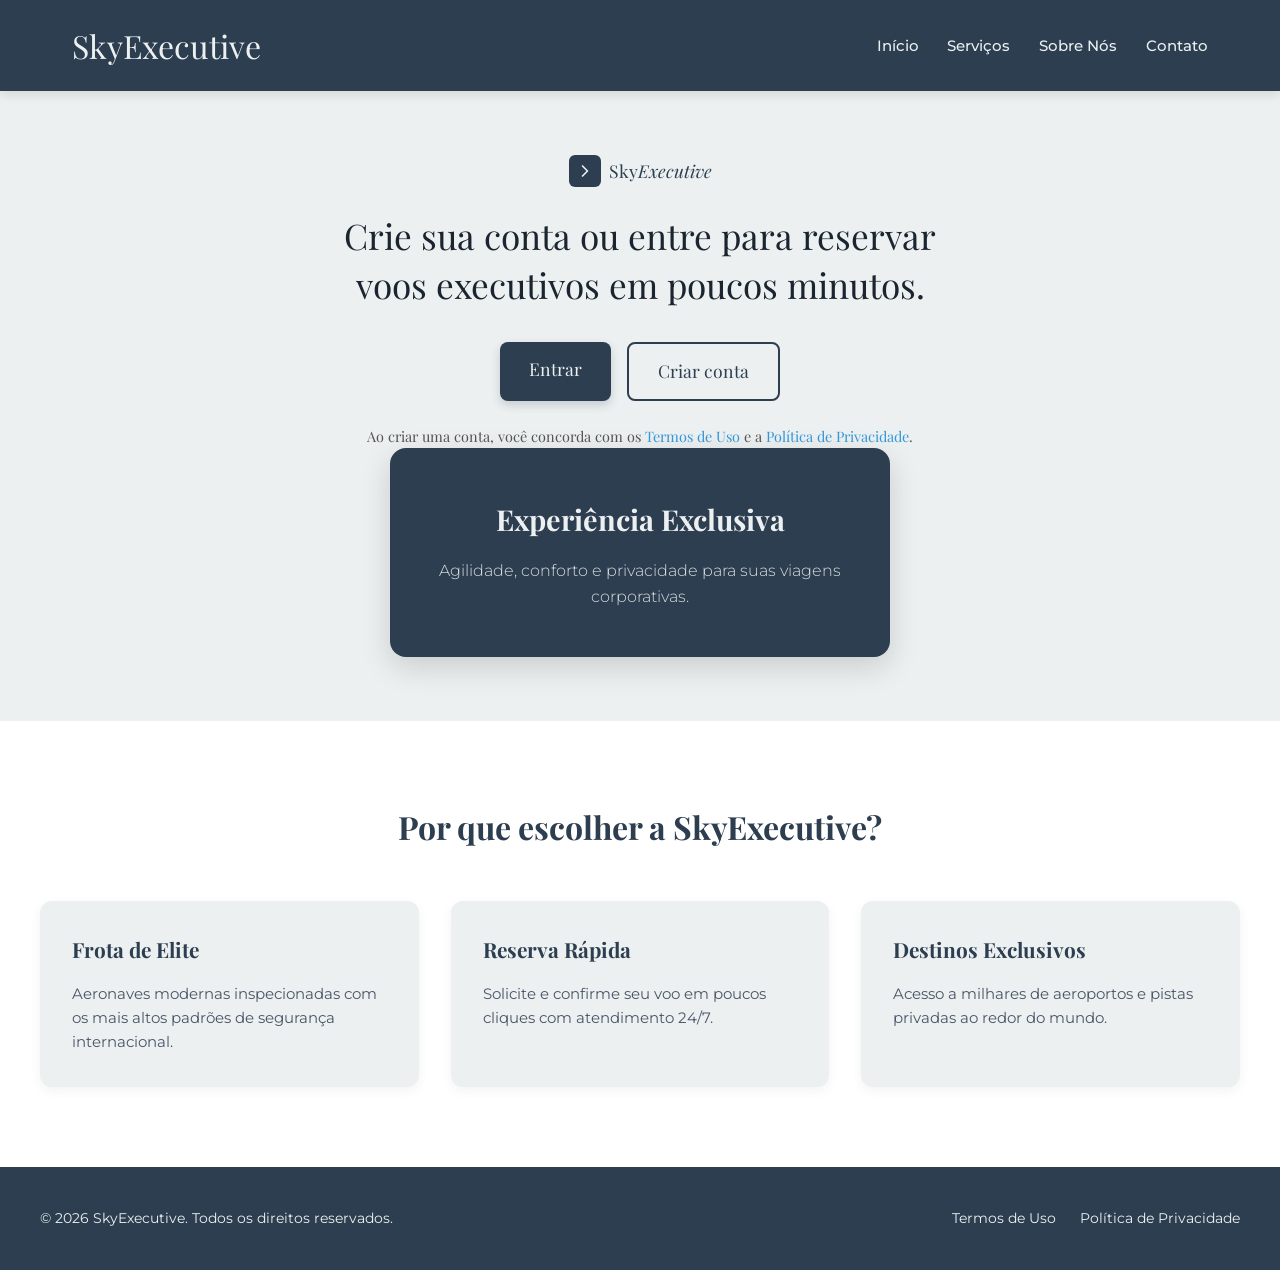
<file: index.html>
<!DOCTYPE html>
<html lang="pt-BR">
<head>
  <meta charset="UTF-8">
  <meta name="viewport" content="width=device-width, initial-scale=1.0">
  <title>SkyExecutive | Voos Executivos</title>
  
  <link rel="preconnect" href="https://fonts.googleapis.com">
  <link rel="preconnect" href="https://fonts.gstatic.com" crossorigin>
  <link href="https://fonts.googleapis.com/css2?family=Montserrat:wght@400;500;600&family=Playfair+Display:ital,wght@0,400;0,600;1,400&display=swap" rel="stylesheet">
  
  <link rel="stylesheet" href="style.css">
</head>
<body>

  <header class="main-header">
    <div class="header-container">
      <h1 class="brand-title">SkyExecutive</h1>
      <nav class="main-nav">
        <ul>
          <li><a href="#inicio">Início</a></li>
          <li><a href="#servicos">Serviços</a></li>
          <li><a href="#sobre">Sobre Nós</a></li>
          <li><a href="#contato">Contato</a></li>
        </ul>
      </nav>
    </div>
  </header>

  <main>
    <section id="inicio" class="hero-section">
      <div class="hero-container">
        
        <div class="hero-content">
          <div class="logo-badge">
            <div class="icon-box">
              <svg width="20" height="20" viewBox="0 0 24 24" fill="none" stroke="#ECF0F1" stroke-width="2" stroke-linecap="round" stroke-linejoin="round">
                <polyline points="9 18 15 12 9 6"></polyline>
              </svg>
            </div>
            <span class="badge-text">Sky<em>Executive</em></span>
          </div>

          <h2>Crie sua conta ou entre para reservar voos executivos em poucos minutos.</h2>

          <div class="action-buttons">
            <a href="login.html" class="btn btn-primary">Entrar</a>
  
            <a href="cadastro.html" class="btn btn-secondary">Criar conta</a>
            </div>

        <div class="legal-text">
            <p>Ao criar uma conta, você concorda com os <a href="termos.html">Termos de Uso</a> e a <a href="privacidade.html">Política de Privacidade</a>.</p>
        </div>

        <div class="hero-visual">
          <div class="preview-card">
            <h3>Experiência Exclusiva</h3>
            <p>Agilidade, conforto e privacidade para suas viagens corporativas.</p>
          </div>
        </div>

      </div>
    </section>

    <section id="servicos" class="features-section">
      <div class="section-container">
        <h2>Por que escolher a SkyExecutive?</h2>
        
        <div class="features-grid">
          <article class="feature-card">
            <h3>Frota de Elite</h3>
            <p>Aeronaves modernas inspecionadas com os mais altos padrões de segurança internacional.</p>
          </article>

          <article class="feature-card">
            <h3>Reserva Rápida</h3>
            <p>Solicite e confirme seu voo em poucos cliques com atendimento 24/7.</p>
          </article>

          <article class="feature-card">
            <h3>Destinos Exclusivos</h3>
            <p>Acesso a milhares de aeroportos e pistas privadas ao redor do mundo.</p>
          </article>
        </div>
      </div>
    </section>
  </main>

  <footer class="main-footer">
    <div class="footer-container">
      <p>&copy; 2026 SkyExecutive. Todos os direitos reservados.</p>
      <div class="footer-links">
        <a href="#">Termos de Uso</a>
        <a href="#">Política de Privacidade</a>
      </div>
    </div>
  </footer>

</body>
</html>
</file>
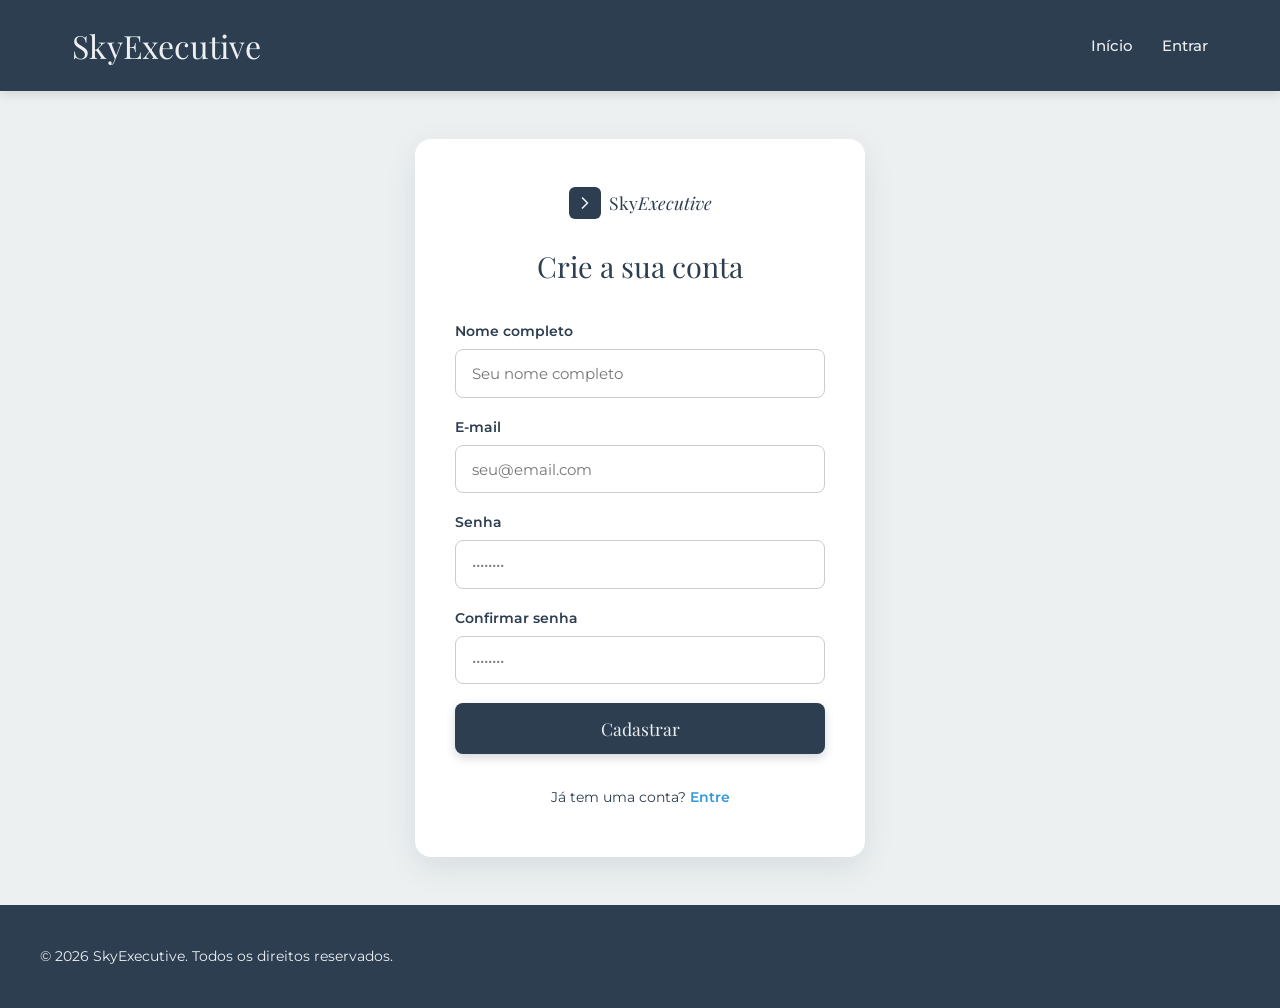
<file: cadastro.html>
<!DOCTYPE html>
<html lang="pt-BR">
<head>
  <meta charset="UTF-8">
  <meta name="viewport" content="width=device-width, initial-scale=1.0">
  <title>SkyExecutive | Criar Conta</title>
  <link rel="preconnect" href="https://fonts.googleapis.com">
  <link rel="preconnect" href="https://fonts.gstatic.com" crossorigin>
  <link href="https://fonts.googleapis.com/css2?family=Montserrat:wght@400;500;600&family=Playfair+Display:ital,wght@0,400;0,600;1,400&display=swap" rel="stylesheet">
  <link rel="stylesheet" href="style.css">
</head>
<body>

  <header class="main-header">
    <div class="header-container">
      <a href="index.html" class="brand-title">SkyExecutive</a>
      <nav class="main-nav">
        <ul>
          <li><a href="index.html">Início</a></li>
          <li><a href="login.html">Entrar</a></li>
        </ul>
      </nav>
    </div>
  </header>

  <main class="auth-wrapper">
    <section class="auth-card">
      <div class="logo-badge">
        <div class="icon-box">
          <svg width="20" height="20" viewBox="0 0 24 24" fill="none" stroke="#ECF0F1" stroke-width="2" stroke-linecap="round" stroke-linejoin="round">
            <polyline points="9 18 15 12 9 6"></polyline>
          </svg>
        </div>
        <span class="badge-text">Sky<em>Executive</em></span>
      </div>

      <h2>Crie a sua conta</h2>

      <form class="form-container">
        <div class="form-group">
          <label for="nome">Nome completo</label>
          <input type="text" id="nome" placeholder="Seu nome completo" required>
        </div>

        <div class="form-group">
          <label for="email">E-mail</label>
          <input type="email" id="email" placeholder="seu@email.com" required>
        </div>

        <div class="form-group">
          <label for="senha">Senha</label>
          <input type="password" id="senha" placeholder="••••••••" required>
        </div>

        <div class="form-group">
          <label for="confirmar-senha">Confirmar senha</label>
          <input type="password" id="confirmar-senha" placeholder="••••••••" required>
        </div>

        <button type="submit" class="btn btn-primary btn-block">Cadastrar</button>
      </form>

      <div class="auth-footer">
        <p>Já tem uma conta? <a href="login.html">Entre</a></p>
      </div>
    </section>
  </main>

  <footer class="main-footer">
    <div class="footer-container">
      <p>&copy; 2026 SkyExecutive. Todos os direitos reservados.</p>
    </div>
  </footer>

</body>
</html>
</file>
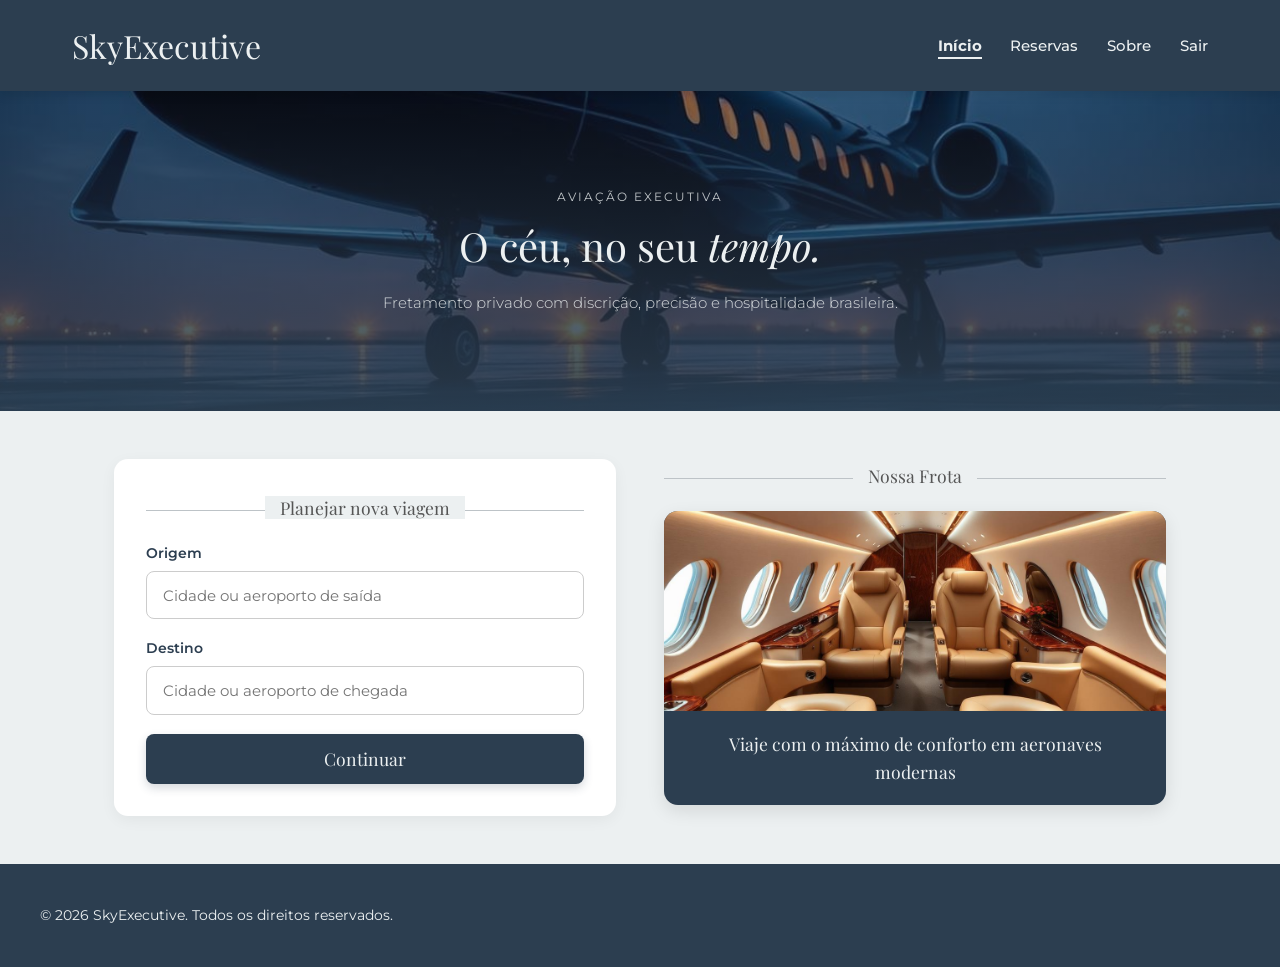
<file: dashboard.html>
<!DOCTYPE html>
<html lang="pt-BR">
<head>
  <meta charset="UTF-8">
  <meta name="viewport" content="width=device-width, initial-scale=1.0">
  <title>SkyExecutive | Planejar Viagem</title>
  
  <link rel="preconnect" href="https://fonts.googleapis.com">
  <link rel="preconnect" href="https://fonts.gstatic.com" crossorigin>
  <link href="https://fonts.googleapis.com/css2?family=Montserrat:wght@400;500;600&family=Playfair+Display:ital,wght@0,400;0,600;1,400&display=swap" rel="stylesheet">
  
  <link rel="stylesheet" href="style.css">
</head>
<body>

  <header class="main-header sticky-header">
    <div class="header-container">
      <a href="dashboard.html" class="brand-title">SkyExecutive</a>
      <nav class="main-nav">
        <ul>
          <li><a href="dashboard.html" class="active">Início</a></li>
          <li><a href="reservar.html">Reservas</a></li>
          <li><a href="index.html">Sobre</a></li>
          <li><a href="login.html" class="nav-logout">Sair</a></li>
        </ul>
      </nav>
    </div>
  </header>

  <main>
    <section class="jet-hero-section">
      <div class="jet-hero-overlay">
        <span class="sub-tag">AVIAÇÃO EXECUTIVA</span>
        <h1>O céu, no seu <em>tempo.</em></h1>
        <p>Fretamento privado com discrição, precisão e hospitalidade brasileira.</p>
      </div>
    </section>

    <section class="dashboard-content">
      <div class="dashboard-container">
        
        <div class="planner-card">
          <div class="section-divider">
            <span>Planejar nova viagem</span>
          </div>

          <form action="voos.html" method="GET" class="planner-form">
            <div class="form-group">
              <label for="origem">Origem</label>
              <input type="text" id="origem" name="origem" placeholder="Cidade ou aeroporto de saída" required>
            </div>

            <div class="form-group">
              <label for="destino">Destino</label>
              <input type="text" id="destino" name="destino" placeholder="Cidade ou aeroporto de chegada" required>
            </div>

            <button type="submit" class="btn btn-primary btn-block">Continuar</button>
          </form>
        </div>

        <div class="fleet-card-section">
          <div class="section-divider">
            <span>Nossa Frota</span>
          </div>

          <article class="fleet-preview-card">
            <div class="fleet-image-container">
              <img src="cabine.png" alt="Interior luxuoso da cabine executiva">
            </div>
            <div class="fleet-card-body">
              <p>Viaje com o máximo de conforto em aeronaves modernas</p>
            </div>
          </article>
        </div>

      </div>
    </section>
  </main>

  <footer class="main-footer">
    <div class="footer-container">
      <p>&copy; 2026 SkyExecutive. Todos os direitos reservados.</p>
    </div>
  </footer>

</body>
</html>
</file>
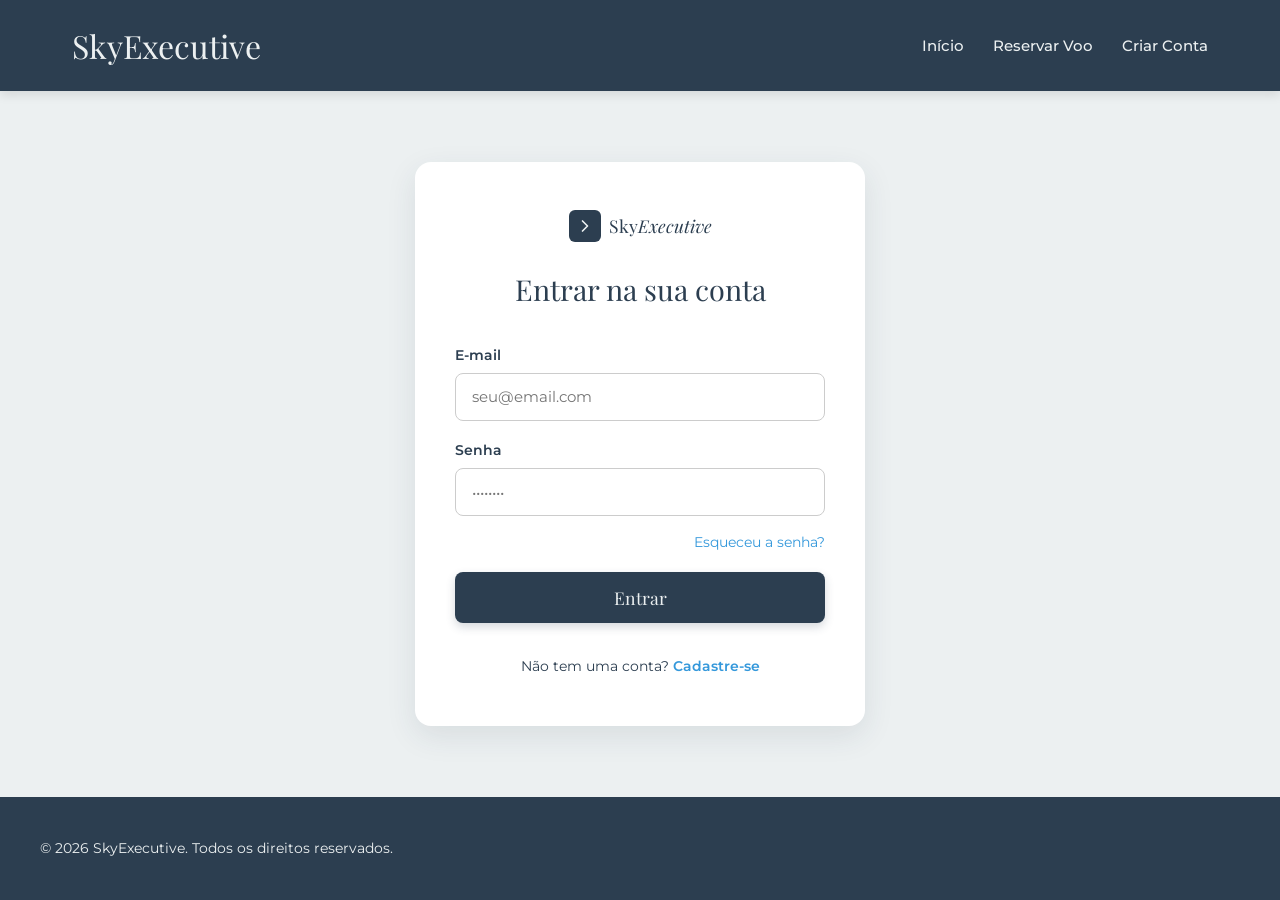
<file: login.html>
<!DOCTYPE html>
<html lang="pt-BR">
<head>
  <meta charset="UTF-8">
  <meta name="viewport" content="width=device-width, initial-scale=1.0">
  <title>SkyExecutive | Entrar</title>
  <link rel="preconnect" href="https://fonts.googleapis.com">
  <link rel="preconnect" href="https://fonts.gstatic.com" crossorigin>
  <link href="https://fonts.googleapis.com/css2?family=Montserrat:wght@400;500;600&family=Playfair+Display:ital,wght@0,400;0,600;1,400&display=swap" rel="stylesheet">
  <link rel="stylesheet" href="style.css">
</head>
<body>

  <header class="main-header">
    <div class="header-container">
      <a href="index.html" class="brand-title">SkyExecutive</a>
      <nav class="main-nav">
        <ul>
          <li><a href="index.html">Início</a></li>
          <li><a href="reservar.html">Reservar Voo</a></li>
          <li><a href="cadastro.html" class="nav-btn">Criar Conta</a></li>
        </ul>
      </nav>
    </div>
  </header>

  <main class="auth-wrapper">
    <section class="auth-card">
      <div class="logo-badge">
        <div class="icon-box">
          <svg width="20" height="20" viewBox="0 0 24 24" fill="none" stroke="#ECF0F1" stroke-width="2" stroke-linecap="round" stroke-linejoin="round">
            <polyline points="9 18 15 12 9 6"></polyline>
          </svg>
        </div>
        <span class="badge-text">Sky<em>Executive</em></span>
      </div>

      <h2>Entrar na sua conta</h2>
      
        <form action="dashboard.html" method="GET" class="form-container">
  <div class="form-group">
    <label for="email">E-mail</label>
    <input type="email" id="email" name="email" placeholder="seu@email.com" required>
  </div>

  <div class="form-group">
    <label for="senha">Senha</label>
    <div class="input-password">
      <input type="password" id="senha" name="senha" placeholder="••••••••" required>
    </div>
  </div>

  <div class="form-options">
    <a href="#" class="forgot-link">Esqueceu a senha?</a>
  </div>

  <button type="submit" class="btn btn-primary btn-block">Entrar</button>
</form>

      <div class="auth-footer">
        <p>Não tem uma conta? <a href="cadastro.html">Cadastre-se</a></p>
      </div>
    </section>
  </main>

  <footer class="main-footer">
    <div class="footer-container">
      <p>&copy; 2026 SkyExecutive. Todos os direitos reservados.</p>
    </div>
  </footer>

</body>
</html>
</file>
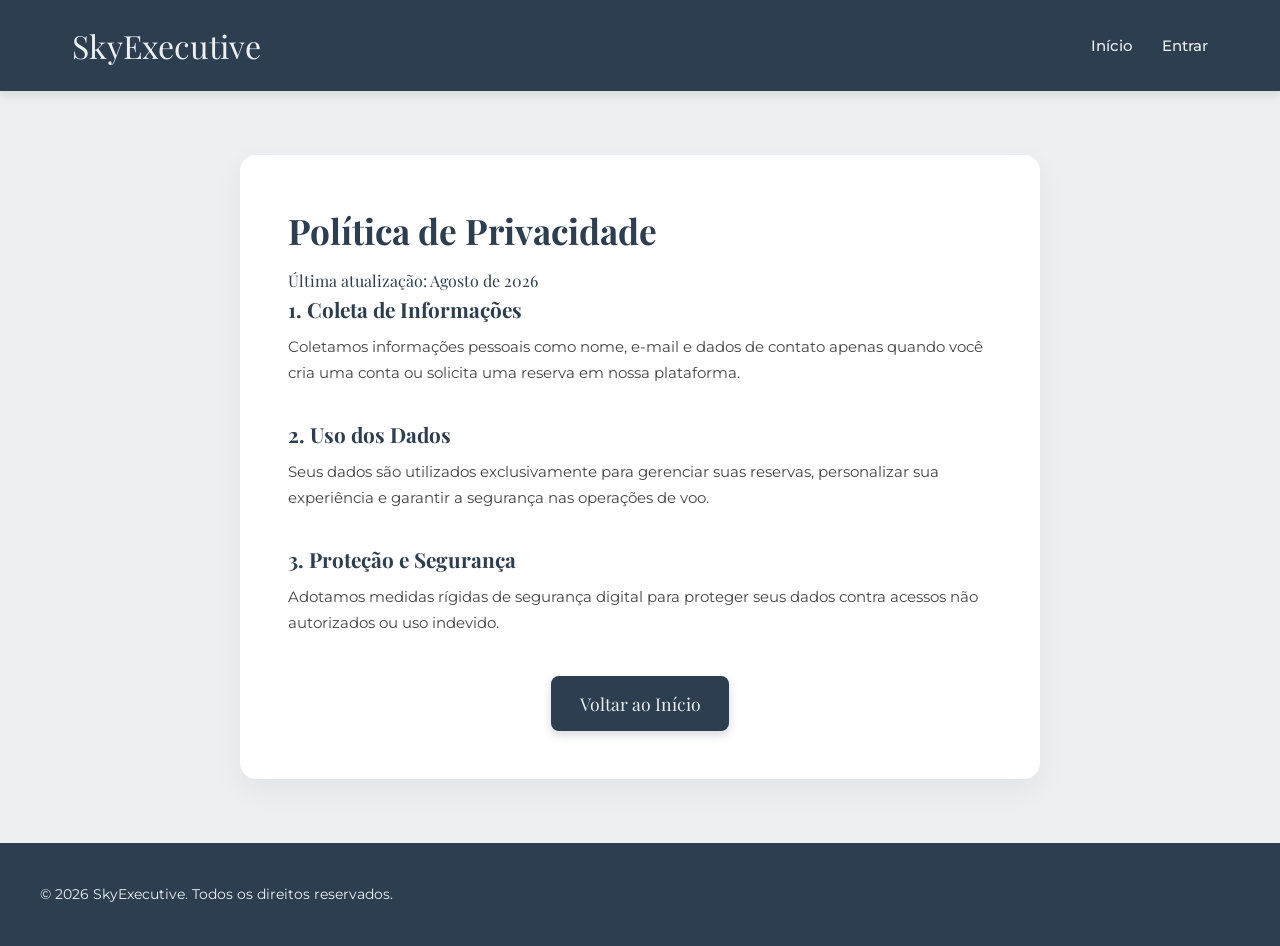
<file: privacidade.html>
<!DOCTYPE html>
<html lang="pt-BR">
<head>
  <meta charset="UTF-8">
  <meta name="viewport" content="width=device-width, initial-scale=1.0">
  <title>SkyExecutive | Política de Privacidade</title>
  <link rel="preconnect" href="https://fonts.googleapis.com">
  <link rel="preconnect" href="https://fonts.gstatic.com" crossorigin>
  <link href="https://fonts.googleapis.com/css2?family=Montserrat:wght@400;500;600&family=Playfair+Display:ital,wght@0,400;0,600;1,400&display=swap" rel="stylesheet">
  <link rel="stylesheet" href="style.css">
</head>
<body>

  <header class="main-header">
    <div class="header-container">
      <a href="index.html" class="brand-title">SkyExecutive</a>
      <nav class="main-nav">
        <ul>
          <li><a href="index.html">Início</a></li>
          <li><a href="login.html">Entrar</a></li>
        </ul>
      </nav>
    </div>
  </header>

  <main class="page-container">
    <article class="legal-document">
      <h2>Política de Privacidade</h2>
      <p class="last-updated">Última atualização: Agosto de 2026</p>

      <section class="legal-section">
        <h3>1. Coleta de Informações</h3>
        <p>Coletamos informações pessoais como nome, e-mail e dados de contato apenas quando você cria uma conta ou solicita uma reserva em nossa plataforma.</p>
      </section>

      <section class="legal-section">
        <h3>2. Uso dos Dados</h3>
        <p>Seus dados são utilizados exclusivamente para gerenciar suas reservas, personalizar sua experiência e garantir a segurança nas operações de voo.</p>
      </section>

      <section class="legal-section">
        <h3>3. Proteção e Segurança</h3>
        <p>Adotamos medidas rígidas de segurança digital para proteger seus dados contra acessos não autorizados ou uso indevido.</p>
      </section>

      <div class="back-link">
        <a href="index.html" class="btn btn-primary">Voltar ao Início</a>
      </div>
    </article>
  </main>

  <footer class="main-footer">
    <div class="footer-container">
      <p>&copy; 2026 SkyExecutive. Todos os direitos reservados.</p>
    </div>
  </footer>

</body>
</html>
</file>
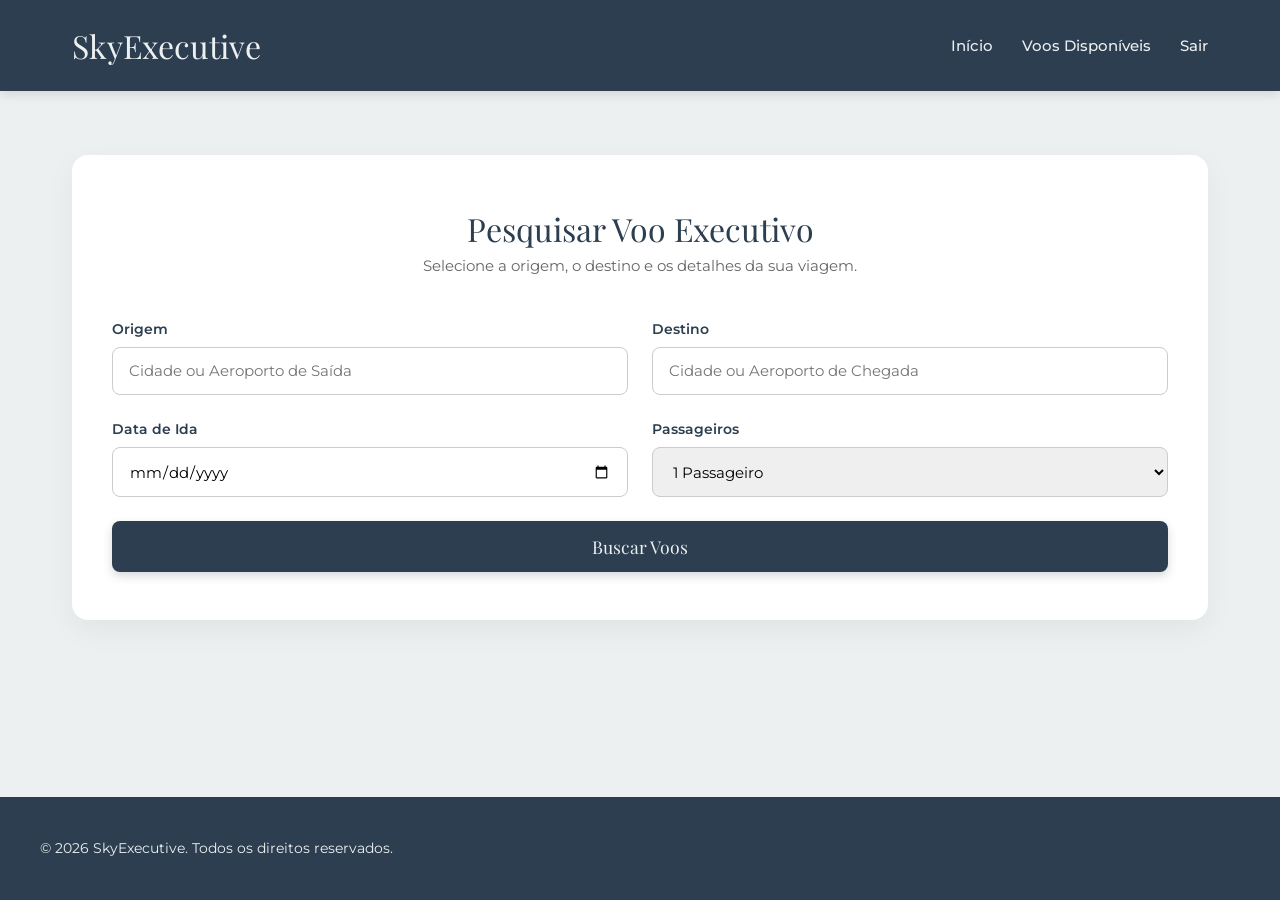
<file: reservar.html>
<!DOCTYPE html>
<html lang="pt-BR">
<head>
  <meta charset="UTF-8">
  <meta name="viewport" content="width=device-width, initial-scale=1.0">
  <title>SkyExecutive | Reservar Voo</title>
  <link rel="preconnect" href="https://fonts.googleapis.com">
  <link rel="preconnect" href="https://fonts.gstatic.com" crossorigin>
  <link href="https://fonts.googleapis.com/css2?family=Montserrat:wght@400;500;600&family=Playfair+Display:ital,wght@0,400;0,600;1,400&display=swap" rel="stylesheet">
  <link rel="stylesheet" href="style.css">
</head>
<body>

  <header class="main-header">
    <div class="header-container">
      <a href="index.html" class="brand-title">SkyExecutive</a>
      <nav class="main-nav">
        <ul>
          <li><a href="index.html">Início</a></li>
          <li><a href="voos.html">Voos Disponíveis</a></li>
          <li><a href="login.html">Sair</a></li>
        </ul>
      </nav>
    </div>
  </header>

  <main class="page-container">
    <section class="search-section">
      <div class="search-header">
        <h2>Pesquisar Voo Executivo</h2>
        <p>Selecione a origem, o destino e os detalhes da sua viagem.</p>
      </div>

      <form action="voos.html" class="search-form-grid">
        <div class="form-group">
          <label for="origem">Origem</label>
          <input type="text" id="origem" placeholder="Cidade ou Aeroporto de Saída" required>
        </div>

        <div class="form-group">
          <label for="destino">Destino</label>
          <input type="text" id="destino" placeholder="Cidade ou Aeroporto de Chegada" required>
        </div>

        <div class="form-group">
          <label for="data">Data de Ida</label>
          <input type="date" id="data" required>
        </div>

        <div class="form-group">
          <label for="passageiros">Passageiros</label>
          <select id="passageiros">
            <option value="1">1 Passageiro</option>
            <option value="2">2 Passageiros</option>
            <option value="4">4 Passageiros</option>
            <option value="8">8+ Passageiros (Grupo/Empresa)</option>
          </select>
        </div>

        <div class="form-group grid-full">
          <button type="submit" class="btn btn-primary btn-block">Buscar Voos</button>
        </div>
      </form>
    </section>
  </main>

  <footer class="main-footer">
    <div class="footer-container">
      <p>&copy; 2026 SkyExecutive. Todos os direitos reservados.</p>
    </div>
  </footer>

</body>
</html>
</file>
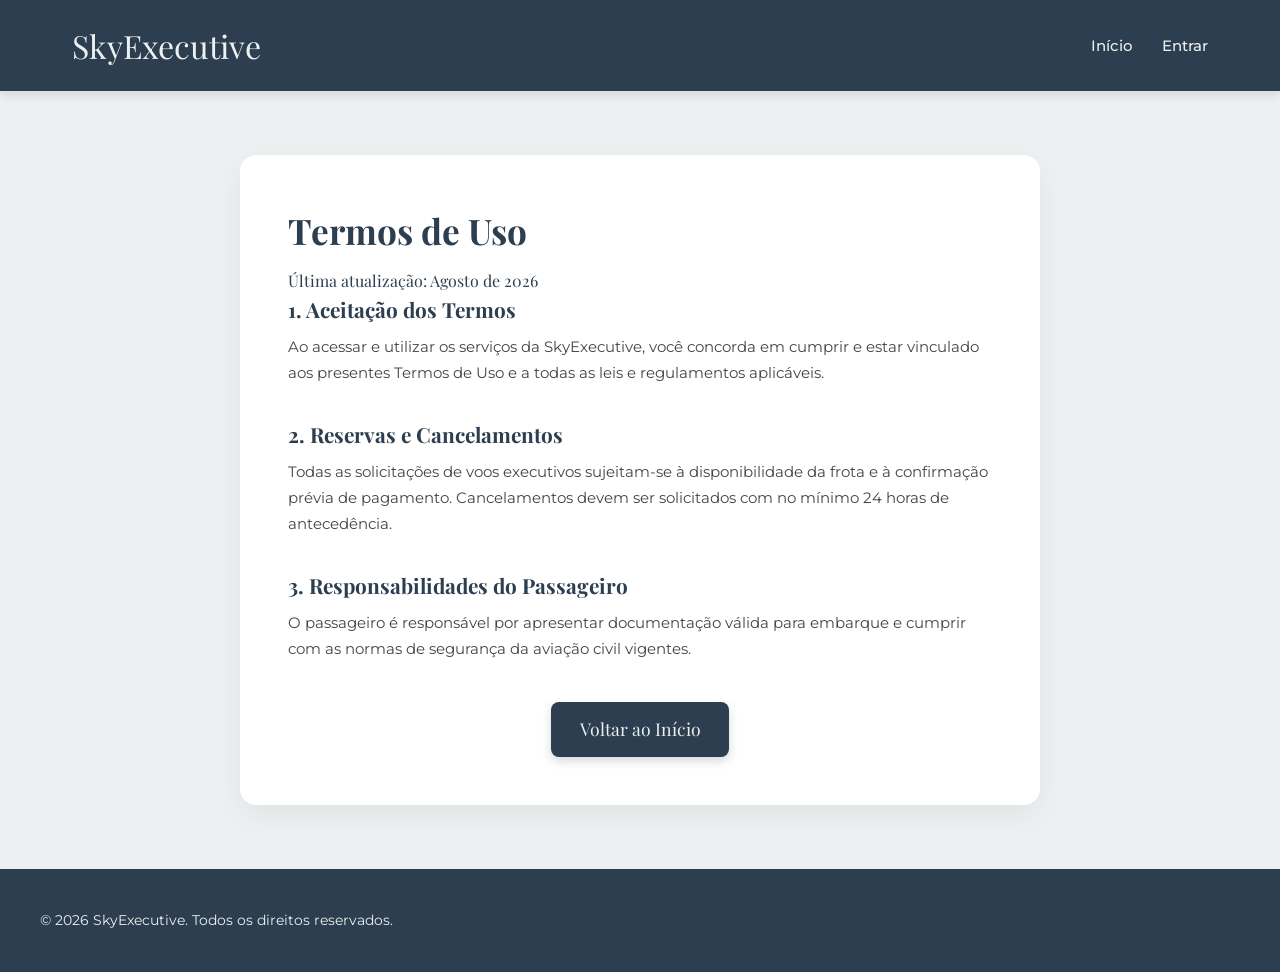
<file: termos.html>
<!DOCTYPE html>
<html lang="pt-BR">
<head>
  <meta charset="UTF-8">
  <meta name="viewport" content="width=device-width, initial-scale=1.0">
  <title>SkyExecutive | Termos de Uso</title>
  <link rel="preconnect" href="https://fonts.googleapis.com">
  <link rel="preconnect" href="https://fonts.gstatic.com" crossorigin>
  <link href="https://fonts.googleapis.com/css2?family=Montserrat:wght@400;500;600&family=Playfair+Display:ital,wght@0,400;0,600;1,400&display=swap" rel="stylesheet">
  <link rel="stylesheet" href="style.css">
</head>
<body>

  <header class="main-header">
    <div class="header-container">
      <a href="index.html" class="brand-title">SkyExecutive</a>
      <nav class="main-nav">
        <ul>
          <li><a href="index.html">Início</a></li>
          <li><a href="login.html">Entrar</a></li>
        </ul>
      </nav>
    </div>
  </header>

  <main class="page-container">
    <article class="legal-document">
      <h2>Termos de Uso</h2>
      <p class="last-updated">Última atualização: Agosto de 2026</p>

      <section class="legal-section">
        <h3>1. Aceitação dos Termos</h3>
        <p>Ao acessar e utilizar os serviços da SkyExecutive, você concorda em cumprir e estar vinculado aos presentes Termos de Uso e a todas as leis e regulamentos aplicáveis.</p>
      </section>

      <section class="legal-section">
        <h3>2. Reservas e Cancelamentos</h3>
        <p>Todas as solicitações de voos executivos sujeitam-se à disponibilidade da frota e à confirmação prévia de pagamento. Cancelamentos devem ser solicitados com no mínimo 24 horas de antecedência.</p>
      </section>

      <section class="legal-section">
        <h3>3. Responsabilidades do Passageiro</h3>
        <p>O passageiro é responsável por apresentar documentação válida para embarque e cumprir com as normas de segurança da aviação civil vigentes.</p>
      </section>

      <div class="back-link">
        <a href="index.html" class="btn btn-primary">Voltar ao Início</a>
      </div>
    </article>
  </main>

  <footer class="main-footer">
    <div class="footer-container">
      <p>&copy; 2026 SkyExecutive. Todos os direitos reservados.</p>
    </div>
  </footer>

</body>
</html>
</file>
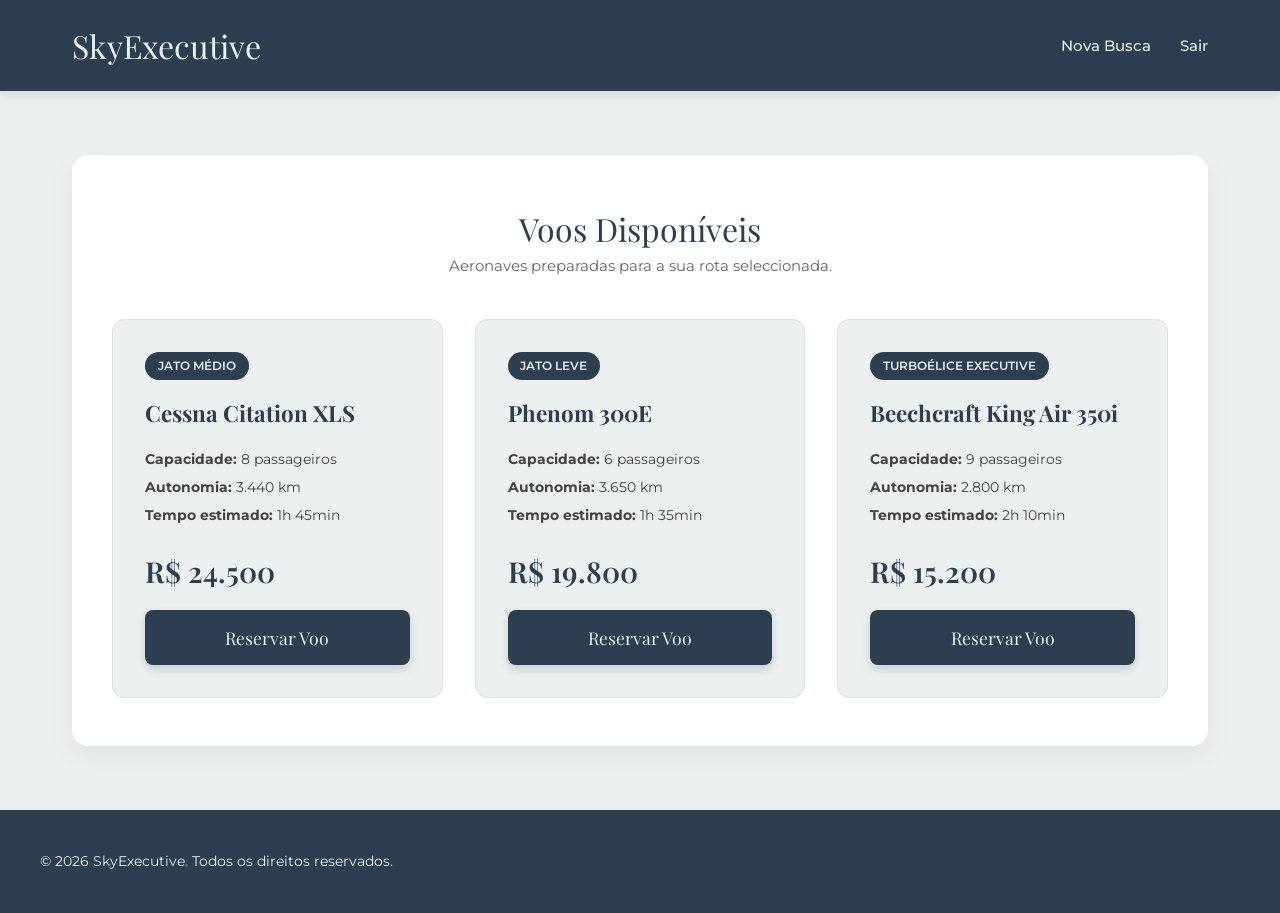
<file: voos.html>
<!DOCTYPE html>
<html lang="pt-BR">
<head>
  <meta charset="UTF-8">
  <meta name="viewport" content="width=device-width, initial-scale=1.0">
  <title>SkyExecutive | Voos Disponíveis</title>
  <link rel="preconnect" href="https://fonts.googleapis.com">
  <link rel="preconnect" href="https://fonts.gstatic.com" crossorigin>
  <link href="https://fonts.googleapis.com/css2?family=Montserrat:wght@400;500;600&family=Playfair+Display:ital,wght@0,400;0,600;1,400&display=swap" rel="stylesheet">
  <link rel="stylesheet" href="style.css">
</head>
<body>

  <header class="main-header">
    <div class="header-container">
      <a href="index.html" class="brand-title">SkyExecutive</a>
      <nav class="main-nav">
        <ul>
          <li><a href="reservar.html">Nova Busca</a></li>
          <li><a href="login.html">Sair</a></li>
        </ul>
      </nav>
    </div>
  </header>

  <main class="page-container">
    <section class="flights-section">
      <div class="flights-header">
        <h2>Voos Disponíveis</h2>
        <p>Aeronaves preparadas para a sua rota seleccionada.</p>
      </div>

      <div class="flights-grid">
        
        <article class="flight-card">
          <div class="flight-badge">Jato Médio</div>
          <h3>Cessna Citation XLS</h3>
          <div class="flight-details">
            <p><strong>Capacidade:</strong> 8 passageiros</p>
            <p><strong>Autonomia:</strong> 3.440 km</p>
            <p><strong>Tempo estimado:</strong> 1h 45min</p>
          </div>
          <div class="flight-price">
            <span>R$ 24.500</span>
          </div>
          <a href="#" class="btn btn-primary btn-block">Reservar Voo</a>
        </article>

        <article class="flight-card">
          <div class="flight-badge">Jato Leve</div>
          <h3>Phenom 300E</h3>
          <div class="flight-details">
            <p><strong>Capacidade:</strong> 6 passageiros</p>
            <p><strong>Autonomia:</strong> 3.650 km</p>
            <p><strong>Tempo estimado:</strong> 1h 35min</p>
          </div>
          <div class="flight-price">
            <span>R$ 19.800</span>
          </div>
          <a href="#" class="btn btn-primary btn-block">Reservar Voo</a>
        </article>

        <article class="flight-card">
          <div class="flight-badge">Turboélice Executive</div>
          <h3>Beechcraft King Air 350i</h3>
          <div class="flight-details">
            <p><strong>Capacidade:</strong> 9 passageiros</p>
            <p><strong>Autonomia:</strong> 2.800 km</p>
            <p><strong>Tempo estimado:</strong> 2h 10min</p>
          </div>
          <div class="flight-price">
            <span>R$ 15.200</span>
          </div>
          <a href="#" class="btn btn-primary btn-block">Reservar Voo</a>
        </article>

      </div>
    </section>
  </main>

  <footer class="main-footer">
    <div class="footer-container">
      <p>&copy; 2026 SkyExecutive. Todos os direitos reservados.</p>
    </div>
  </footer>

</body>
</html>
</file>
<file: style.css>
/* ==========================================================================
   1. RESET & VARIÁVEIS GERAIS
   ========================================================================== */
:root {
  --color-primary: #2C3E50;       /* Dark Slate / Navy */
  --color-bg-light: #ECF0F1;      /* Off-White / Grey */
  --color-accent-blue: #3498DB;   /* Azul Destaque */
  --color-hover: #1D2A38;         /* Escuro no Hover */
  --color-white: #ffffff;
  
  --font-serif: 'Playfair Display', serif;
  --font-sans: 'Montserrat', sans-serif;
}

* {
  margin: 0;
  padding: 0;
  box-sizing: border-box; /* Controle estrito do Box Model */
}

body {
  font-family: var(--font-serif);
  background-color: var(--color-bg-light);
  color: var(--color-primary);
  line-height: 1.6;
  min-height: 100vh;
  display: flex;
  flex-direction: column;
  overflow-x: hidden;
}

/* ==========================================================================
   2. CABEÇALHO & NAVEGAÇÃO (Flexbox)
   ========================================================================== */
.main-header {
  background-color: var(--color-primary);
  box-shadow: 0 4px 10px rgba(0, 0, 0, 0.1);
  position: sticky;
  top: 0;
  z-index: 100;
}

.header-container {
  max-width: 1200px;
  margin: 0 auto;
  padding: 1.25rem 2rem;
  display: flex;
  justify-content: space-between;
  align-items: center;
}

.brand-title {
  color: var(--color-bg-light);
  font-size: 2rem;
  font-weight: 400;
  text-decoration: none;
}

.main-nav ul {
  display: flex; /* Flexbox */
  list-style: none;
  gap: 1.8rem;
  align-items: center;
}

.main-nav a {
  font-family: var(--font-sans);
  color: var(--color-bg-light);
  text-decoration: none;
  font-size: 0.95rem;
  font-weight: 500;
  transition: opacity 0.3s ease;
}

.main-nav a:hover {
  opacity: 0.8;
}

.main-nav a.active {
  font-weight: 700;
  border-bottom: 2px solid var(--color-bg-light);
  padding-bottom: 2px;
}

/* ==========================================================================
   3. BOTÕES REUTILIZÁVEIS
   ========================================================================== */
.btn {
  display: inline-block;
  padding: 0.85rem 1.8rem;
  border-radius: 8px;
  text-decoration: none;
  font-family: var(--font-serif);
  font-size: 1.1rem;
  text-align: center;
  border: none;
  cursor: pointer;
  transition: all 0.3s ease;
}

.btn-primary {
  background-color: var(--color-primary);
  color: var(--color-bg-light);
  box-shadow: 0 4px 10px rgba(44, 62, 80, 0.2);
}

.btn-primary:hover {
  background-color: var(--color-hover);
  transform: translateY(-2px);
}

.btn-secondary {
  border: 2px solid var(--color-primary);
  color: var(--color-primary);
}

.btn-secondary:hover {
  background-color: var(--color-primary);
  color: var(--color-bg-light);
}

.btn-block {
  width: 100%;
}

/* ==========================================================================
   4. PÁGINA INICIAL / HERO (Centralizado)
   ========================================================================== */
.hero-section {
  padding: 4rem 2rem;
  max-width: 1200px;
  margin: 0 auto;
}

/* Transforma o grid em uma única coluna centralizada */
.hero-container {
  display: flex;
  flex-direction: column;
  align-items: center;
  justify-content: center;
  gap: 2.5rem;
  text-align: center;
}

.hero-content {
  display: flex;
  flex-direction: column;
  align-items: center;
  max-width: 650px; /* Limita a largura para o texto não ficar muito espalhado */
}

.logo-badge {
  display: inline-flex;
  align-items: center;
  gap: 0.5rem;
  margin-bottom: 1.5rem;
}

.icon-box {
  width: 32px;
  height: 32px;
  background-color: var(--color-primary);
  border-radius: 6px;
  display: flex;
  align-items: center;
  justify-content: center;
}

.badge-text {
  font-size: 1.1rem;
}

.hero-content h2 {
  font-size: 2.2rem;
  font-weight: 400;
  line-height: 1.4;
  margin-bottom: 2rem;
  color: #1a252f;
}

/* Alinha os botões lado a lado, mas no centro */
.action-buttons {
  display: flex;
  justify-content: center;
  gap: 1rem;
  margin-bottom: 1.5rem;
  width: 100%;
}

.legal-text {
  font-size: 0.9rem;
  color: #555;
}

.legal-text a {
  color: var(--color-accent-blue);
  text-decoration: none;
}

.hero-visual {
  display: flex;
  justify-content: center;
  width: 100%;
  max-width: 500px; /* Deixa o card com um tamanho bem proporcional no meio */
}

.preview-card {
  background-color: var(--color-primary);
  color: var(--color-bg-light);
  padding: 3rem 2rem;
  border-radius: 16px;
  box-shadow: 0 10px 30px rgba(0, 0, 0, 0.15);
  text-align: center;
  width: 100%;
}

.preview-card h3 {
  font-size: 1.8rem;
  margin-bottom: 1rem;
}

.preview-card p {
  font-family: var(--font-sans);
  font-weight: 300;
  opacity: 0.9;
}

/* ==========================================================================
   5. DASHBOARD & BANNER DO JATO
   ========================================================================== */
.jet-hero-section {
  position: relative;
  background: linear-gradient(180deg, rgba(15, 23, 42, 0.5) 0%, rgba(44, 62, 80, 0.9) 100%), 
              url('jato-executivo.png') center/cover no-repeat;
  min-height: 320px;
  display: flex;
  align-items: center;
  justify-content: center;
  text-align: center;
  color: var(--color-bg-light);
  padding: 3rem 1.5rem;
}

.jet-hero-overlay {
  max-width: 650px;
}

.sub-tag {
  font-family: var(--font-sans);
  font-size: 0.75rem;
  letter-spacing: 2px;
  text-transform: uppercase;
  opacity: 0.8;
  display: block;
  margin-bottom: 0.5rem;
}

.jet-hero-section h1 {
  font-size: 2.5rem;
  font-weight: 400;
  margin-bottom: 0.8rem;
}

.jet-hero-section h1 em {
  font-style: italic;
}

.jet-hero-section p {
  font-family: var(--font-sans);
  font-size: 0.95rem;
  font-weight: 300;
  opacity: 0.9;
}

.dashboard-content {
  padding: 3rem 1.5rem;
  max-width: 1100px;
  margin: 0 auto;
}

.dashboard-container {
  display: grid;
  grid-template-columns: 1fr 1fr;
  gap: 3rem;
  align-items: start;
}

.section-divider {
  text-align: center;
  border-bottom: 1px solid #bdc3c7;
  line-height: 0.1em;
  margin: 1rem 0 2rem;
}

.section-divider span {
  background: var(--color-bg-light);
  padding: 0 15px;
  font-family: var(--font-serif);
  font-size: 1.1rem;
  color: #555;
}

.planner-card {
  background-color: var(--color-white);
  padding: 2rem;
  border-radius: 14px;
  box-shadow: 0 4px 15px rgba(0, 0, 0, 0.05);
}

.planner-form {
  display: flex;
  flex-direction: column;
  gap: 1.2rem;
}

.fleet-preview-card {
  background-color: var(--color-primary);
  border-radius: 14px;
  overflow: hidden;
  color: var(--color-bg-light);
  box-shadow: 0 6px 18px rgba(0,0,0,0.1);
}

.fleet-image-container img {
  width: 100%;
  height: 200px;
  object-fit: cover;
  display: block;
}

.fleet-card-body {
  padding: 1.2rem 1.5rem;
  text-align: center;
}

.fleet-card-body p {
  font-family: var(--font-serif);
  font-size: 1.1rem;
  font-weight: 400;
}

/* ==========================================================================
   6. SEÇÃO DE SERVIÇOS & RECURSOS (CSS Grid)
   ========================================================================== */
.features-section {
  background-color: #ffffff;
  padding: 5rem 2rem;
}

.section-container {
  max-width: 1200px;
  margin: 0 auto;
}

.section-container h2 {
  text-align: center;
  font-size: 2rem;
  margin-bottom: 3rem;
}

.features-grid {
  display: grid;
  grid-template-columns: repeat(auto-fit, minmax(280px, 1fr));
  gap: 2rem;
}

.feature-card {
  background-color: var(--color-bg-light);
  padding: 2rem;
  border-radius: 12px;
  box-shadow: 0 4px 12px rgba(0,0,0,0.05);
  transition: transform 0.3s ease;
}

.feature-card:hover {
  transform: translateY(-5px);
}

.feature-card h3 {
  margin-bottom: 1rem;
  font-size: 1.3rem;
}

.feature-card p {
  font-family: var(--font-sans);
  font-size: 0.95rem;
  color: #4a5568;
}

/* ==========================================================================
   7. FORMULÁRIOS & AUTENTICAÇÃO (Login / Cadastro)
   ========================================================================== */
.auth-wrapper {
  flex: 1;
  display: flex;
  justify-content: center;
  align-items: center;
  padding: 3rem 1.5rem;
}

.auth-card {
  background-color: var(--color-white);
  padding: 3rem 2.5rem;
  border-radius: 16px;
  box-shadow: 0 10px 30px rgba(44, 62, 80, 0.1);
  width: 100%;
  max-width: 450px;
  text-align: center;
}

.auth-card h2 {
  font-size: 1.8rem;
  font-weight: 400;
  margin-bottom: 2rem;
}

.form-container {
  display: flex;
  flex-direction: column;
  gap: 1.2rem;
  text-align: left;
}

.form-group {
  display: flex;
  flex-direction: column;
  gap: 0.4rem;
}

.form-group label {
  font-family: var(--font-sans);
  font-size: 0.85rem;
  font-weight: 600;
  color: var(--color-primary);
}

.form-group input,
.form-group select {
  width: 100%;
  padding: 0.85rem 1rem;
  border: 1px solid #ccc;
  border-radius: 8px;
  font-family: var(--font-sans);
  font-size: 0.95rem;
  outline: none;
  transition: border-color 0.3s ease;
}

.form-group input:focus,
.form-group select:focus {
  border-color: var(--color-primary);
}

.input-password {
  position: relative;
  display: flex;
  align-items: center;
}

.btn-toggle-pass {
  position: absolute;
  right: 12px;
  background: none;
  border: none;
  cursor: pointer;
  font-size: 1rem;
}

.form-options {
  text-align: right;
  margin-top: -0.5rem;
}

.forgot-link {
  font-family: var(--font-sans);
  font-size: 0.85rem;
  color: var(--color-accent-blue);
  text-decoration: none;
}

.auth-footer {
  margin-top: 2rem;
  font-family: var(--font-sans);
  font-size: 0.9rem;
}

.auth-footer a {
  color: var(--color-accent-blue);
  text-decoration: none;
  font-weight: 600;
}

/* ==========================================================================
   8. TELA DE BUSCA E LISTAGEM DE VOOS
   ========================================================================== */
.page-container {
  flex: 1;
  max-width: 1200px;
  margin: 0 auto;
  padding: 4rem 2rem;
  width: 100%;
}

.search-section, .flights-section {
  background-color: var(--color-white);
  padding: 3rem 2.5rem;
  border-radius: 16px;
  box-shadow: 0 10px 30px rgba(0,0,0,0.05);
}

.search-header, .flights-header {
  text-align: center;
  margin-bottom: 2.5rem;
}

.search-header h2, .flights-header h2 {
  font-size: 2rem;
  font-weight: 400;
}

.search-header p, .flights-header p {
  font-family: var(--font-sans);
  color: #666;
  font-size: 0.95rem;
}

.search-form-grid {
  display: grid;
  grid-template-columns: 1fr 1fr;
  gap: 1.5rem;
}

.grid-full {
  grid-column: 1 / -1;
}

.flights-grid {
  display: grid;
  grid-template-columns: repeat(auto-fit, minmax(300px, 1fr));
  gap: 2rem;
}

.flight-card {
  background-color: var(--color-bg-light);
  border: 1px solid #e0e0e0;
  border-radius: 12px;
  padding: 2rem;
  display: flex;
  flex-direction: column;
  justify-content: space-between;
  gap: 1rem;
  transition: transform 0.3s ease, box-shadow 0.3s ease;
}

.flight-card:hover {
  transform: translateY(-5px);
  box-shadow: 0 8px 20px rgba(0,0,0,0.08);
}

.flight-badge {
  font-family: var(--font-sans);
  font-size: 0.75rem;
  font-weight: 600;
  text-transform: uppercase;
  background-color: var(--color-primary);
  color: var(--color-bg-light);
  padding: 0.3rem 0.8rem;
  border-radius: 20px;
  align-self: flex-start;
}

.flight-card h3 {
  font-size: 1.4rem;
}

.flight-details p {
  font-family: var(--font-sans);
  font-size: 0.9rem;
  color: #444;
  margin-bottom: 0.3rem;
}

.flight-price span {
  font-size: 1.8rem;
  font-weight: 600;
  color: var(--color-primary);
}

/* ==========================================================================
   9. PÁGINAS LEGAIS (Termos / Privacidade)
   ========================================================================== */
.legal-document {
  background-color: var(--color-white);
  padding: 3rem;
  border-radius: 16px;
  box-shadow: 0 10px 30px rgba(0, 0, 0, 0.05);
  max-width: 800px;
  margin: 0 auto;
}

.legal-document h2 {
  font-size: 2.2rem;
  margin-bottom: 0.5rem;
  color: var(--color-primary);
}

.legal-section {
  margin-bottom: 2rem;
}

.legal-section h3 {
  font-size: 1.3rem;
  margin-bottom: 0.5rem;
  color: var(--color-primary);
}

.legal-section p {
  font-family: var(--font-sans);
  font-size: 0.95rem;
  color: #444;
  line-height: 1.7;
}

.back-link {
  margin-top: 2.5rem;
  text-align: center;
}

/* ==========================================================================
   10. RODAPÉ
   ========================================================================== */
.main-footer {
  background-color: var(--color-primary);
  color: var(--color-bg-light);
  padding: 2.5rem 2rem;
  margin-top: auto;
}

.footer-container {
  max-width: 1200px;
  margin: 0 auto;
  display: flex;
  justify-content: space-between;
  align-items: center;
  font-family: var(--font-sans);
  font-size: 0.9rem;
}

.footer-links {
  display: flex;
  gap: 1.5rem;
}

.footer-links a {
  color: var(--color-bg-light);
  text-decoration: none;
}

.footer-links a:hover {
  text-decoration: underline;
}

/* ==========================================================================
   11. RESPONSIVIDADE (Media Queries) - Ajustes Mobile & Tablet
   ========================================================================== */

/* Tablets e Telas Médias (até 900px) */
@media (max-width: 900px) {
  .hero-container,
  .dashboard-container {
    grid-template-columns: 1fr; /* Transforma grids de 2 colunas em 1 coluna */
    gap: 2.5rem;
    text-align: center;
  }

  .action-buttons {
    justify-content: center;
  }
  
  .planner-card {
    padding: 1.5rem;
  }
}

/* Smartphones (até 768px) */
@media (max-width: 768px) {
  .header-container,
  .footer-container {
    flex-direction: column;
    gap: 1rem;
    text-align: center;
    padding: 1rem;
  }

  .main-nav ul {
    gap: 1.2rem;
    flex-wrap: wrap; /* Evita que os links do menu saiam da tela */
    justify-content: center;
  }

  .search-form-grid {
    grid-template-columns: 1fr;
  }

  .auth-card {
    padding: 2rem 1.25rem;
  }

  .jet-hero-section {
    min-height: 260px;
    padding: 2rem 1rem;
  }

  .jet-hero-section h1 {
    font-size: 1.75rem; /* Ajusta tamanho do título no celular */
  }

  .btn {
    width: 100%; /* Botões ocupam a largura total no mobile para facilitar o toque */
  }
}
</file>
